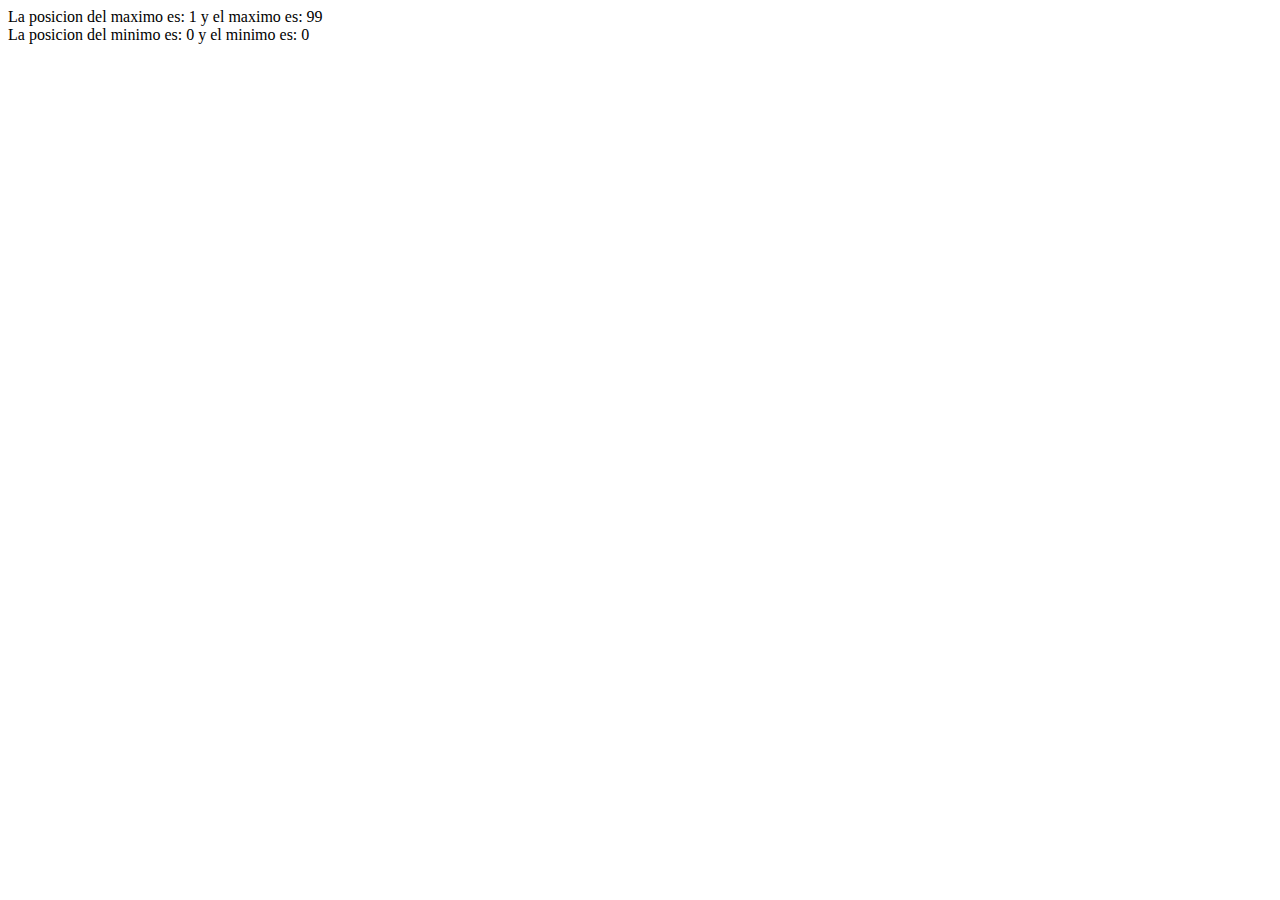
<file: 02102025/index.html>
<!DOCTYPE html>
<html lang="en">
<head>
    <meta charset="UTF-8">
    <meta name="viewport" content="width=device-width, initial-scale=1.0">
    <title>Clase 02/10/2025</title>
</head>
<body>
    <div id="resultado"></div>
    <script src="index.js"></script>
</body>
</html>
</file>
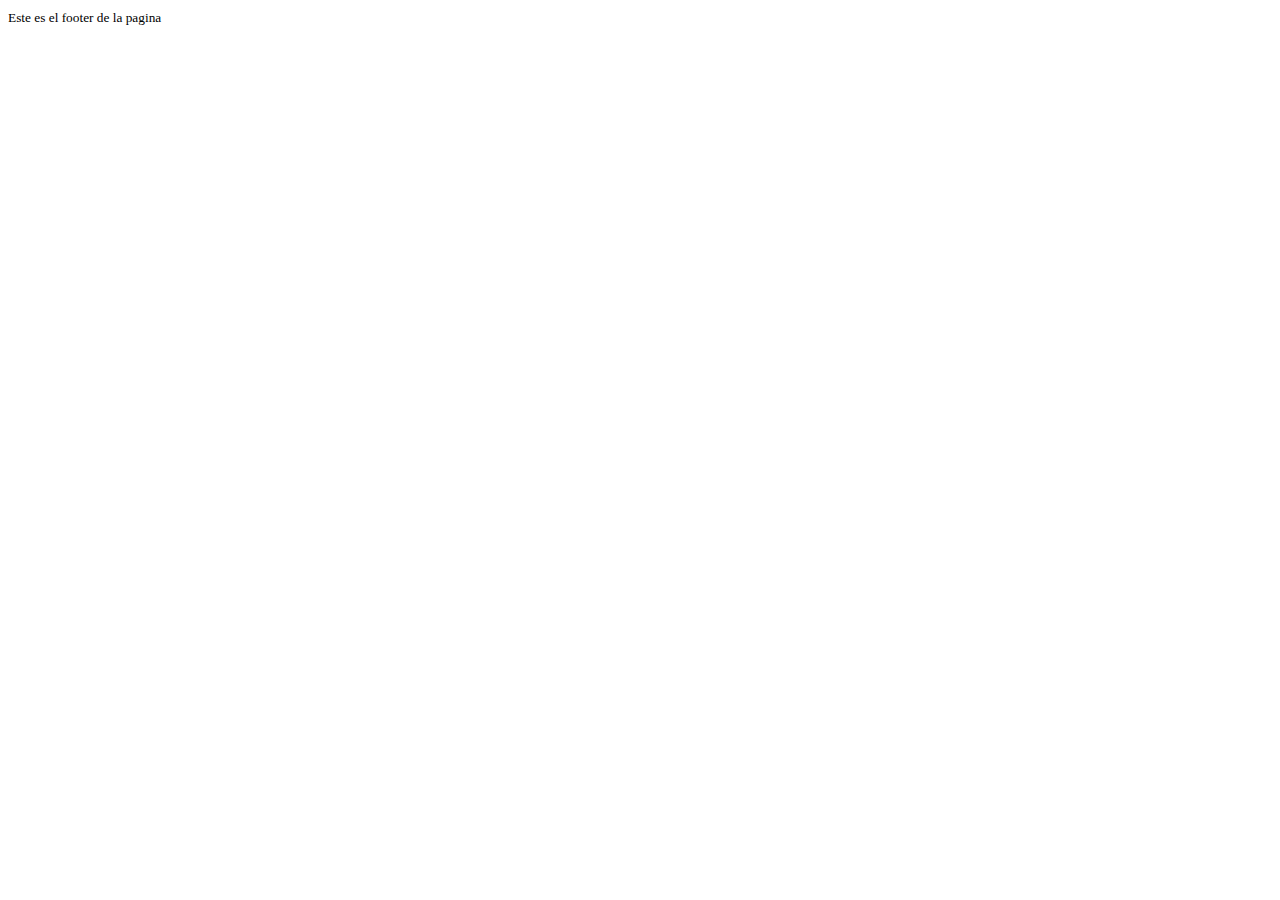
<file: 21082025/index.html>
<!DOCTYPE html> <!-- Indica al navegador que es un documento HTML5 -->
<html lang="es"> <!-- Idioma principal del documento -->

<head>
    <meta charset="UTF-8" /> <!-- Soporte de caracteres latinos -->
    <meta name="viewport" content="width=device-width, initial-scale=1.0" /> <!-- Escala responsiva en móviles -->
    <title>Home</title> <!-- Título que aparece en la pestaña del navegador -->
</head>

<body>
    <header class="site-header"> <!-- Encabezado de la página -->
        
    </header>

    <main id="home" class="container"> <!-- Contenido principal -->
        
    </main>

    <footer class="site-footer"> <!-- Pie de página -->
        <small>Este es el footer de la pagina</small>
    </footer>
    <!-- Aca va el script de JS-->
</body>

</html>
</file>
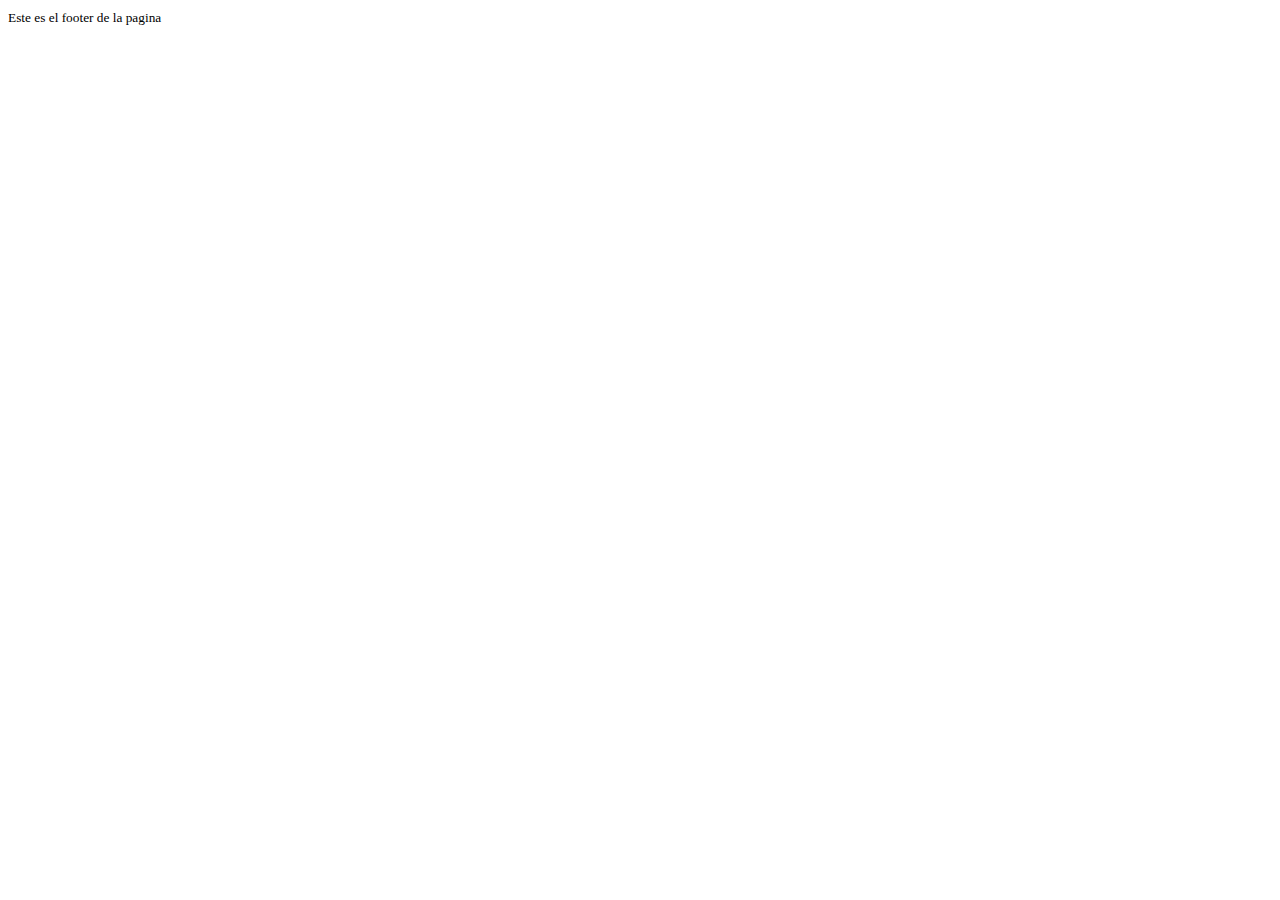
<file: 21082025/formulario.html>
<!DOCTYPE html>
<html lang="en">

<head>
    <meta charset="UTF-8">
    <meta name="viewport" content="width=device-width, initial-scale=1.0">
    <title>Formulario</title>
</head>

<body>
    <header class="site-header"> <!-- Encabezado de la página -->
       
    </header>

    <main id="home" class="container">
        
    </main>
    <footer class="site-footer">
        <small>Este es el footer de la pagina</small>
    </footer>
</body>

</html>
</file>
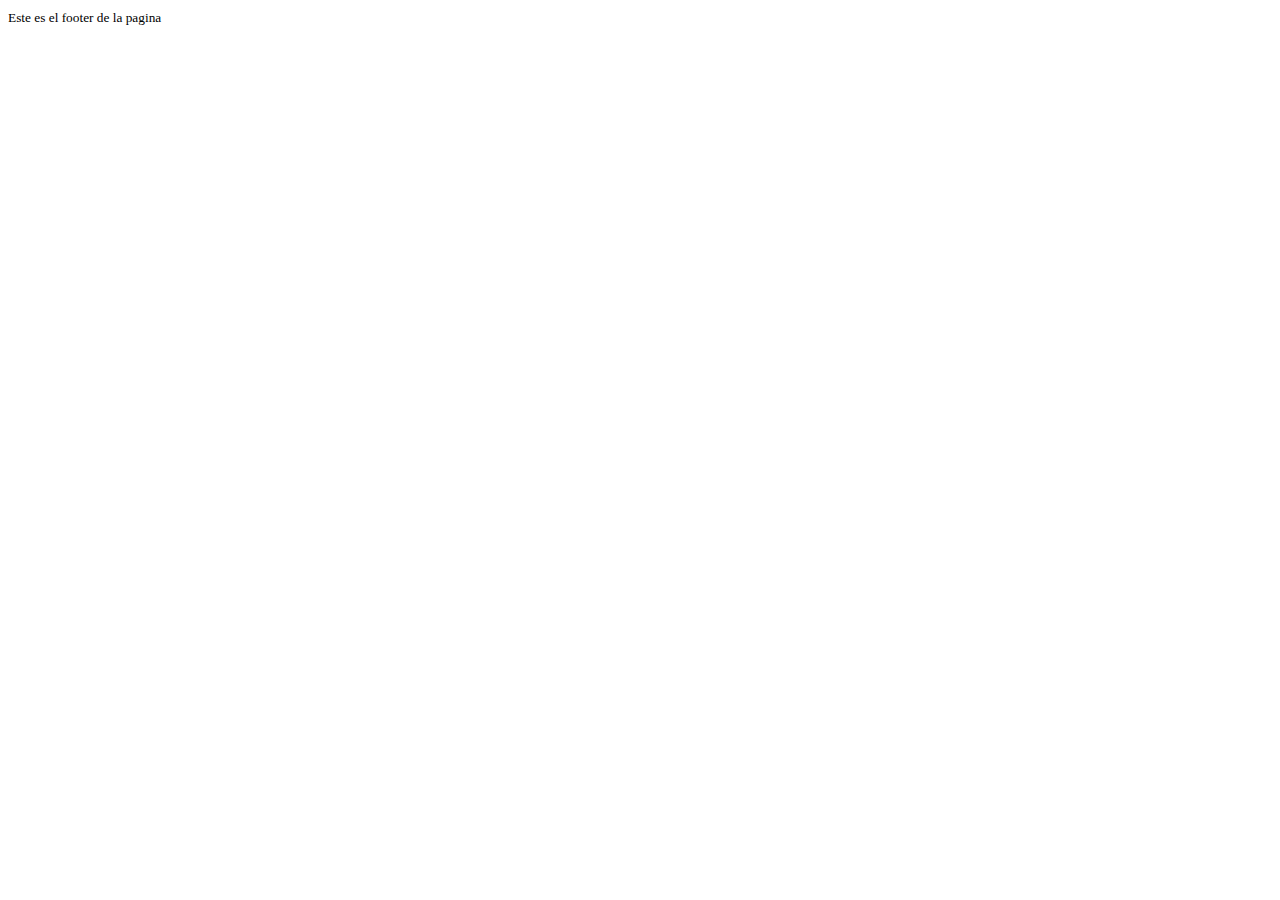
<file: 21082025/tabla.html>
<!DOCTYPE html>
<html lang="en">

<head>
    <meta charset="UTF-8">
    <meta name="viewport" content="width=device-width, initial-scale=1.0">
    <title>Tabla</title>
</head>

<body>
    <header class="site-header"> <!-- Encabezado de la página -->
        
    </header>

    <main class="container">
        
    </main>
    <footer class="site-footer">
        <small>Este es el footer de la pagina</small>
    </footer>
</body>

</html>
</file>
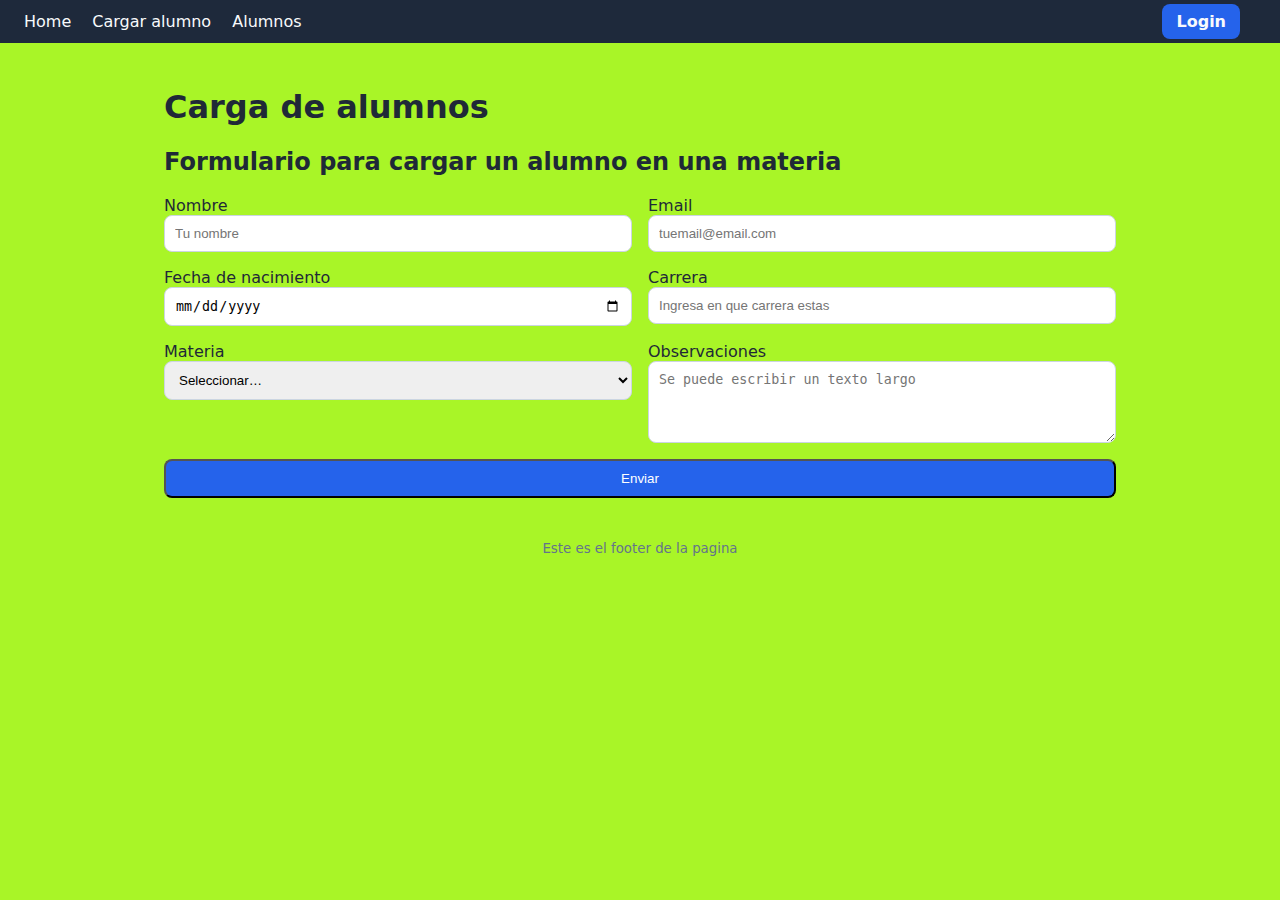
<file: preclase-21082025/formulario.html>
<!DOCTYPE html>
<html lang="en">

<head>
    <meta charset="UTF-8">
    <meta name="viewport" content="width=device-width, initial-scale=1.0">
    <title>Formulario</title>
    <link rel="stylesheet" href="index.css" />
    <link rel="stylesheet" href="formulario.css" />
</head>

<body>
    <header class="site-header"> <!-- Encabezado de la página -->
        <nav class="nav"> <!-- Barra de navegación -->
            <!-- Enlaces de navegación (anchor) -->
            <div class="nav-left">
                <a href="index.html">Home</a>
                <a href="formulario.html">Cargar alumno</a>
                <a href="tabla.html">Alumnos</a>
            </div>
            <div class="nav-right">
                <a href="login.html" class="btn-login-link">Login</a>
            </div>
        </nav>
    </header>

    <main id="home" class="container">
        <h1 id="titulo-principal">Carga de alumnos</h1>

        <section id="formulario" aria-labelledby="form-heading">
            <h2 id="form-heading">Formulario para cargar un alumno en una materia</h2>
            <form class="form" action="#" method="get">
                <div class="form__row">
                    <label for="nombre">Nombre</label>
                    <input id="nombre" name="nombre" type="text" placeholder="Tu nombre" required />
                </div>
                <div class="form__row">
                    <label for="email">Email</label>
                    <input id="email" name="email" type="email" placeholder="tuemail@email.com" />
                </div>
                <div class="form__row">
                    <label for="fecha">Fecha de nacimiento</label>
                    <input id="fecha" name="fecha" type="date" placeholder="Ingrese una fecha" />
                </div>
                <div class="form__row">
                    <label for="carrera">Carrera</label>
                    <input id="carrera" name="carrera" type="text" placeholder="Ingresa en que carrera estas" required />
                </div>
                <div class="form__row">
                    <label for="paises">Materia</label>
                    <select id="paises" name="paises">
                        <option value="">Seleccionar…</option>
                        <option value="AR">Arquitectura y Sistemas Operativos</option>
                        <option value="MK">Marketing</option>
                        <option value="BD">Fundamentos de Base de Datos</option>
                        <option value="AL">Elementos de Algebra</option>
                        <option value="EP">Estadística y Probabilidad</option>
                        <option value="AM">Elementos de Análisis Matemático</option>
                        <option value="EA">Estructuras y Algoritmos de Datos I</option>
                        <option value="MD">Matemática Discreta</option>
                        <option value="TD">Transformación Digital</option>
                    </select>
                </div>
                <div class="form__row">
                    <label for="comentarios">Observaciones</label>
                    <textarea id="comentarios" name="comentarios" rows="4" placeholder="Se puede escribir un texto largo"></textarea>
                </div>
                <button type="submit" class="button">Enviar</button>
            </form>
        </section>
    </main>
    <footer class="site-footer">
        <small>Este es el footer de la pagina</small>
    </footer>
</body>

</html>
</file>
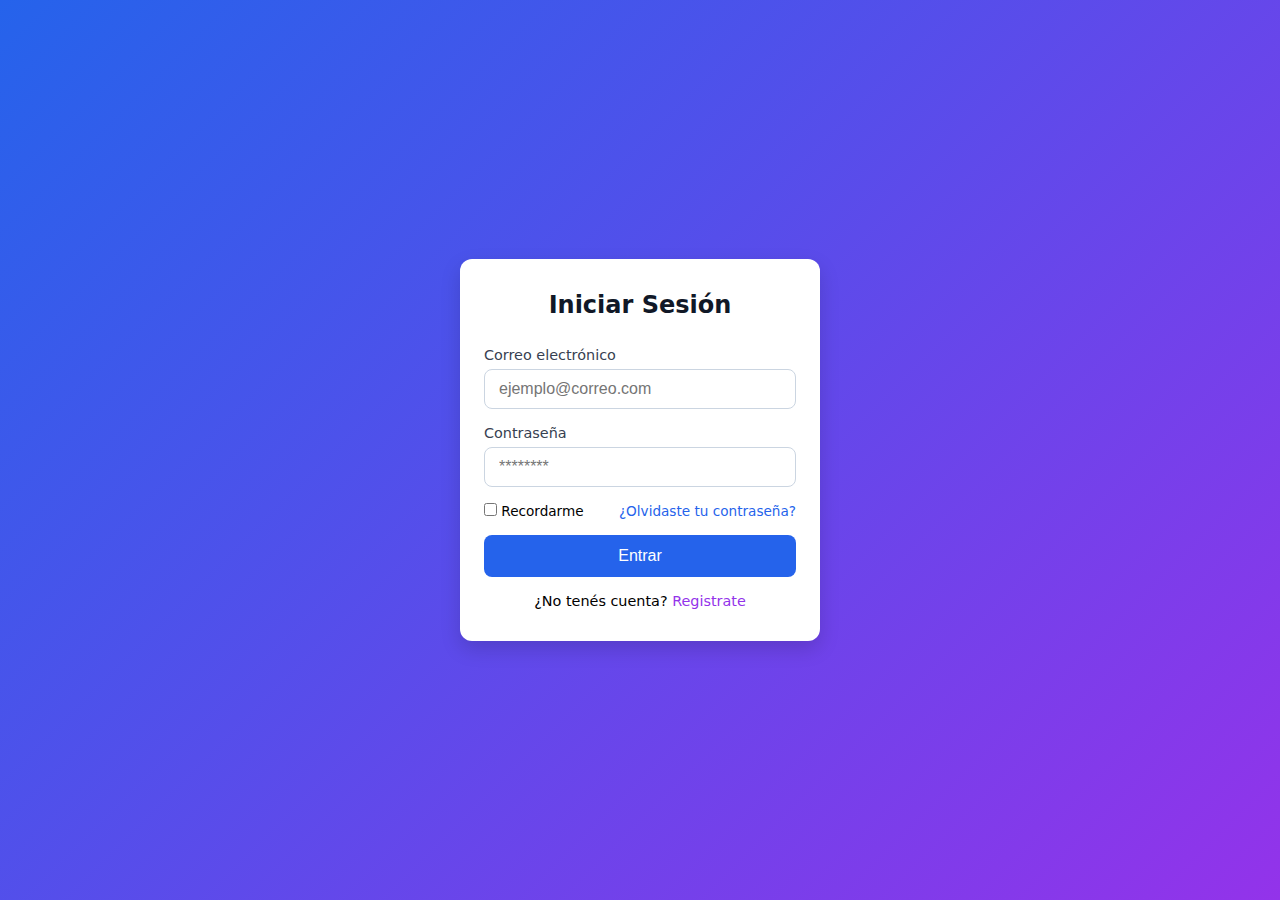
<file: preclase-21082025/login.html>
<!DOCTYPE html>
<html lang="es">
<head>
  <meta charset="UTF-8">
  <meta name="viewport" content="width=device-width, initial-scale=1.0">
  <title>Pantalla de Login</title>
  <link rel="stylesheet" href="login.css">
</head>
<body>
  <main class="login-container">
    <form class="login-form" action="#" method="post">
      <h1 class="login-title">Iniciar Sesión</h1>

      <!-- Campo de email -->
      <div class="form-group">
        <label for="email">Correo electrónico</label>
        <input type="email" id="email" name="email" placeholder="ejemplo@correo.com" required>
      </div>

      <!-- Campo de password -->
      <div class="form-group">
        <label for="password">Contraseña</label>
        <input type="password" id="password" name="password" placeholder="********" required>
      </div>

      <!-- Checkbox -->
      <div class="form-options">
        <label>
          <input type="checkbox" name="remember"> Recordarme
        </label>
        <a href="#" class="forgot-link">¿Olvidaste tu contraseña?</a>
      </div>

      <!-- Botón -->
      <button type="button" class="btn-login" onclick="location.href='index.html'">Entrar</button>

      <!-- Footer -->
      <p class="signup-text">¿No tenés cuenta? <a href="#">Registrate</a></p>
    </form>
  </main>
</body>
</html>
</file>
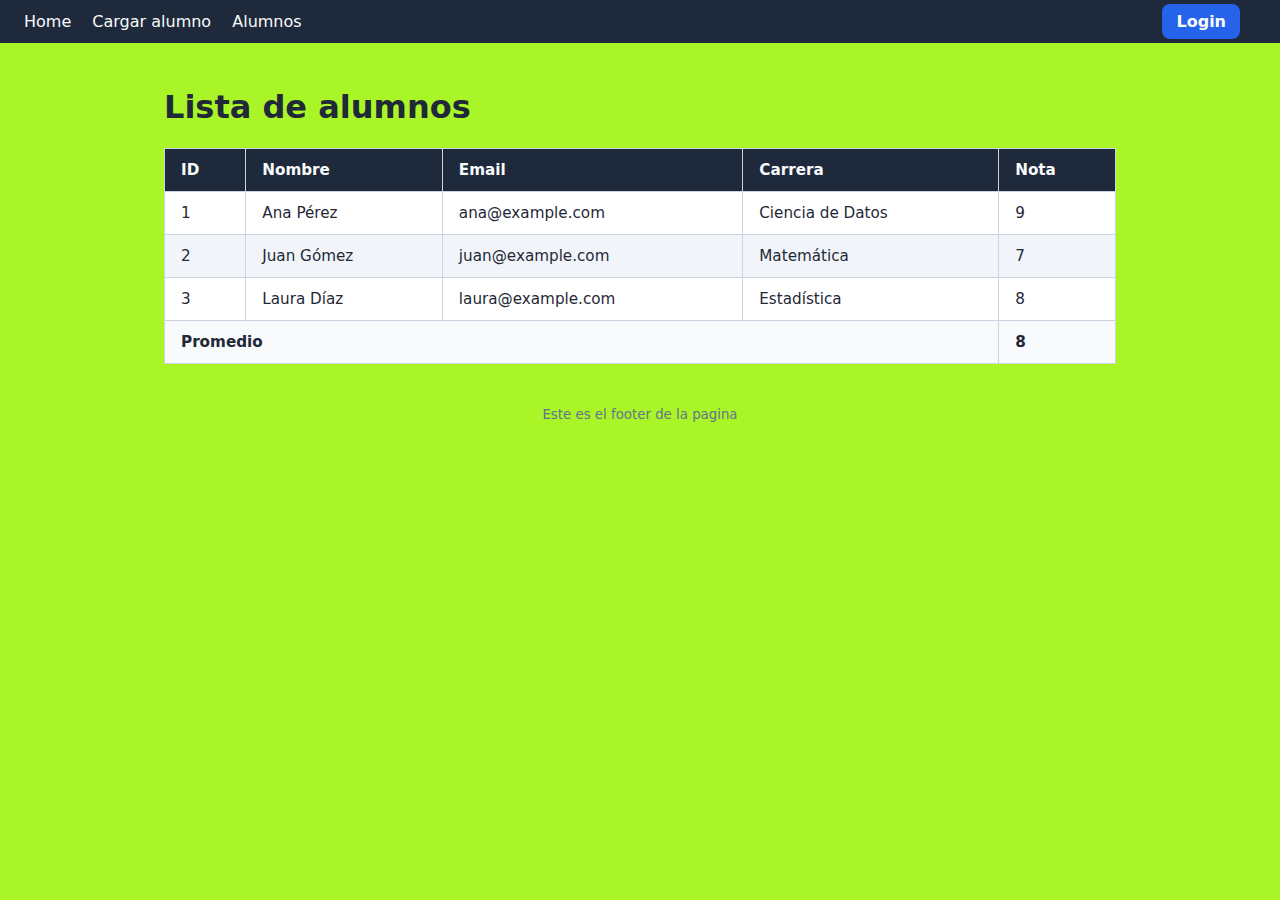
<file: preclase-21082025/tabla.html>
<!DOCTYPE html>
<html lang="en">

<head>
    <meta charset="UTF-8">
    <meta name="viewport" content="width=device-width, initial-scale=1.0">
    <title>Tabla</title>
    <link rel="stylesheet" href="index.css" />
    <link rel="stylesheet" href="tabla.css" />
</head>

<body>
    <header class="site-header"> <!-- Encabezado de la página -->
        <nav class="nav"> <!-- Barra de navegación -->
            <!-- Enlaces de navegación (anchor) -->
            <div class="nav-left">
                <a href="index.html">Home</a>
                <a href="formulario.html">Cargar alumno</a>
                <a href="tabla.html">Alumnos</a>
            </div>
            <div class="nav-right">
                <a href="login.html" class="btn-login-link">Login</a>
            </div>
        </nav>
    </header>

    <main class="container">
        <h1>Lista de alumnos</h1>
        <div class="table-responsive">
            <table class="tabla">   
                <thead>
                    <tr>
                        <th>ID</th>
                        <th>Nombre</th>
                        <th>Email</th>
                        <th>Carrera</th>
                        <th>Nota</th>
                    </tr>
                </thead>
                <tbody>
                    <tr>
                        <td>1</td>
                        <td>Ana Pérez</td>
                        <td>ana@example.com</td>
                        <td>Ciencia de Datos</td>
                        <td>9</td>
                    </tr>
                    <tr>
                        <td>2</td>
                        <td>Juan Gómez</td>
                        <td>juan@example.com</td>
                        <td>Matemática</td>
                        <td>7</td>
                    </tr>
                    <tr>
                        <td>3</td>
                        <td>Laura Díaz</td>
                        <td>laura@example.com</td>
                        <td>Estadística</td>
                        <td>8</td>
                    </tr>
                </tbody>
                <tfoot>
                    <tr>
                        <td colspan="4">Promedio</td>
                        <td>8</td>
                    </tr>
                </tfoot>
            </table>
        </div>
    </main>
    <footer class="site-footer">
        <small>Este es el footer de la pagina</small>
    </footer>
</body>

</html>
</file>
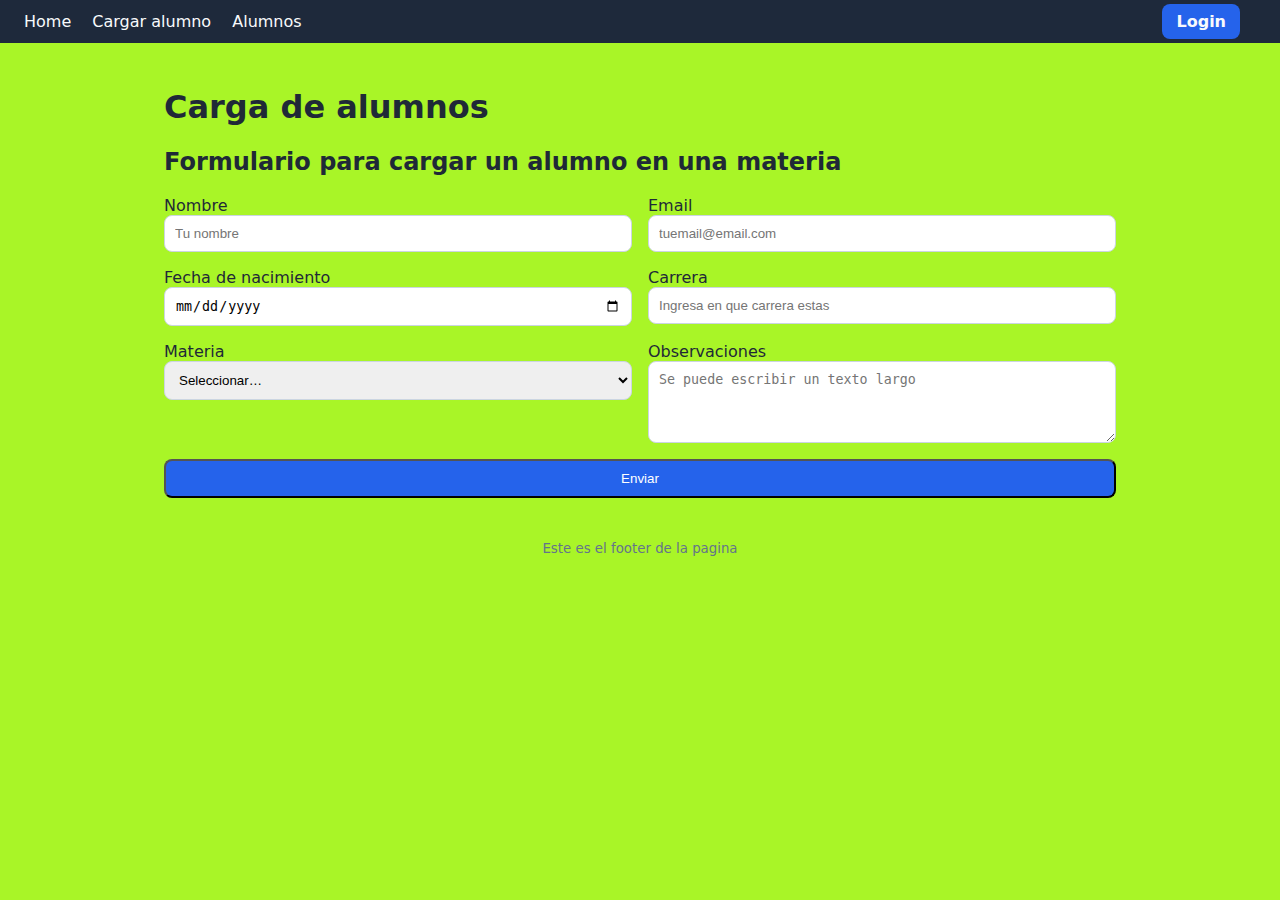
<file: 21082025/formulario/formulario.html>
<!DOCTYPE html>
<html lang="en">

<head>
    <meta charset="UTF-8">
    <meta name="viewport" content="width=device-width, initial-scale=1.0">
    <title>Formulario</title>
    <link rel="stylesheet" href="../index.css">
    <link rel="stylesheet" href="formulario.css">
</head>

<body>
    <header class="site-header"> <!-- Encabezado de la página -->
        <nav class="nav"> <!-- Barra de navegación -->
            <!-- Enlaces de navegación (anchor) -->
            <div class="nav-left">
                <a href="../index.html">Home</a>
                <a href="formulario.html">Cargar alumno</a>
                <a href="../tabla/tabla.html">Alumnos</a>
            </div>
            <div class="nav-right">
                <a href="../login/login.html" class="btn-login-link">Login</a>
            </div>
        </nav>
    </header>

    <main id="home" class="container">
        <h1 id="titulo-principal">Carga de alumnos</h1>

        <section id="formulario" aria-labelledby="form-heading">
            <h2 id="form-heading">Formulario para cargar un alumno en una materia</h2>
            <form class="form" action="#" method="get">
                <div class="form__row">
                    <label for="nombre">Nombre</label>
                    <input id="nombre" name="nombre" type="text" placeholder="Tu nombre" required />
                </div>
                <div class="form__row">
                    <label for="email">Email</label>
                    <input id="email" name="email" type="email" placeholder="tuemail@email.com" />
                </div>
                <div class="form__row">
                    <label for="fecha">Fecha de nacimiento</label>
                    <input id="fecha" name="fecha" type="date" placeholder="Ingrese una fecha" />
                </div>
                <div class="form__row">
                    <label for="carrera">Carrera</label>
                    <input id="carrera" name="carrera" type="text" placeholder="Ingresa en que carrera estas" required />
                </div>
                <div class="form__row">
                    <label for="paises">Materia</label>
                    <select id="paises" name="paises">
                        <option value="">Seleccionar…</option>
                        <option value="AR">Arquitectura y Sistemas Operativos</option>
                        <option value="MK">Marketing</option>
                        <option value="BD">Fundamentos de Base de Datos</option>
                        <option value="AL">Elementos de Algebra</option>
                        <option value="EP">Estadística y Probabilidad</option>
                        <option value="AM">Elementos de Análisis Matemático</option>
                        <option value="EA">Estructuras y Algoritmos de Datos I</option>
                        <option value="MD">Matemática Discreta</option>
                        <option value="TD">Transformación Digital</option>
                    </select>
                </div>
                <div class="form__row">
                    <label for="comentarios">Observaciones</label>
                    <textarea id="comentarios" name="comentarios" rows="4" placeholder="Se puede escribir un texto largo"></textarea>
                </div>
                <button type="submit" class="button">Enviar</button>
            </form>
        </section>
    </main>
    <footer class="site-footer">
        <small>Este es el footer de la pagina</small>
    </footer>
</body>

</html>
</file>
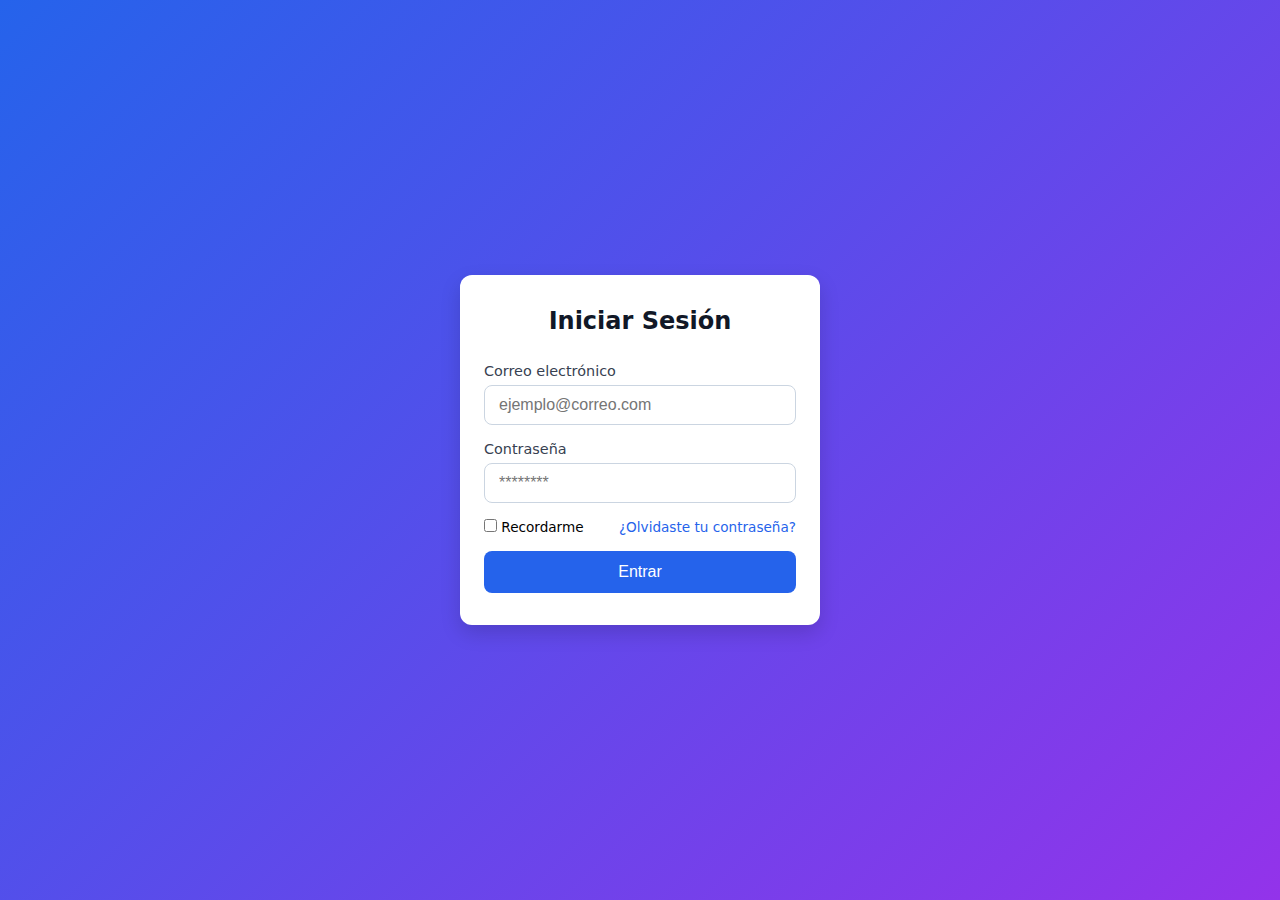
<file: 21082025/login/login.html>
<!DOCTYPE html>
<html lang="es">
<head>
  <meta charset="UTF-8">
  <meta name="viewport" content="width=device-width, initial-scale=1.0">
  <title>Pantalla de Login</title>
  <link rel="stylesheet" href="login.css">
</head>
<body>
  <main class="login-container">
    <form class="login-form" action="#" method="post">
      <h1 class="login-title">Iniciar Sesión</h1>

      <!-- Campo de email -->
      <div class="form-group">
        <label for="email">Correo electrónico</label>
        <input type="email" id="email" name="email" placeholder="ejemplo@correo.com" required>
      </div>

      <!-- Campo de password -->
      <div class="form-group">
        <label for="password">Contraseña</label>
        <input type="password" id="password" name="password" placeholder="********" required>
      </div>

      <!-- Checkbox -->
      <div class="form-options">
        <label>
          <input type="checkbox" name="remember"> Recordarme
        </label>
        <a href="#" class="forgot-link">¿Olvidaste tu contraseña?</a>
      </div>

      <!-- Botón -->
      <button type="button" class="btn-login" onclick="location.href='../index.html'">Entrar</button>
    </form>
  </main>
  <script src="login.js"></script>
</body>
</html>
</file>
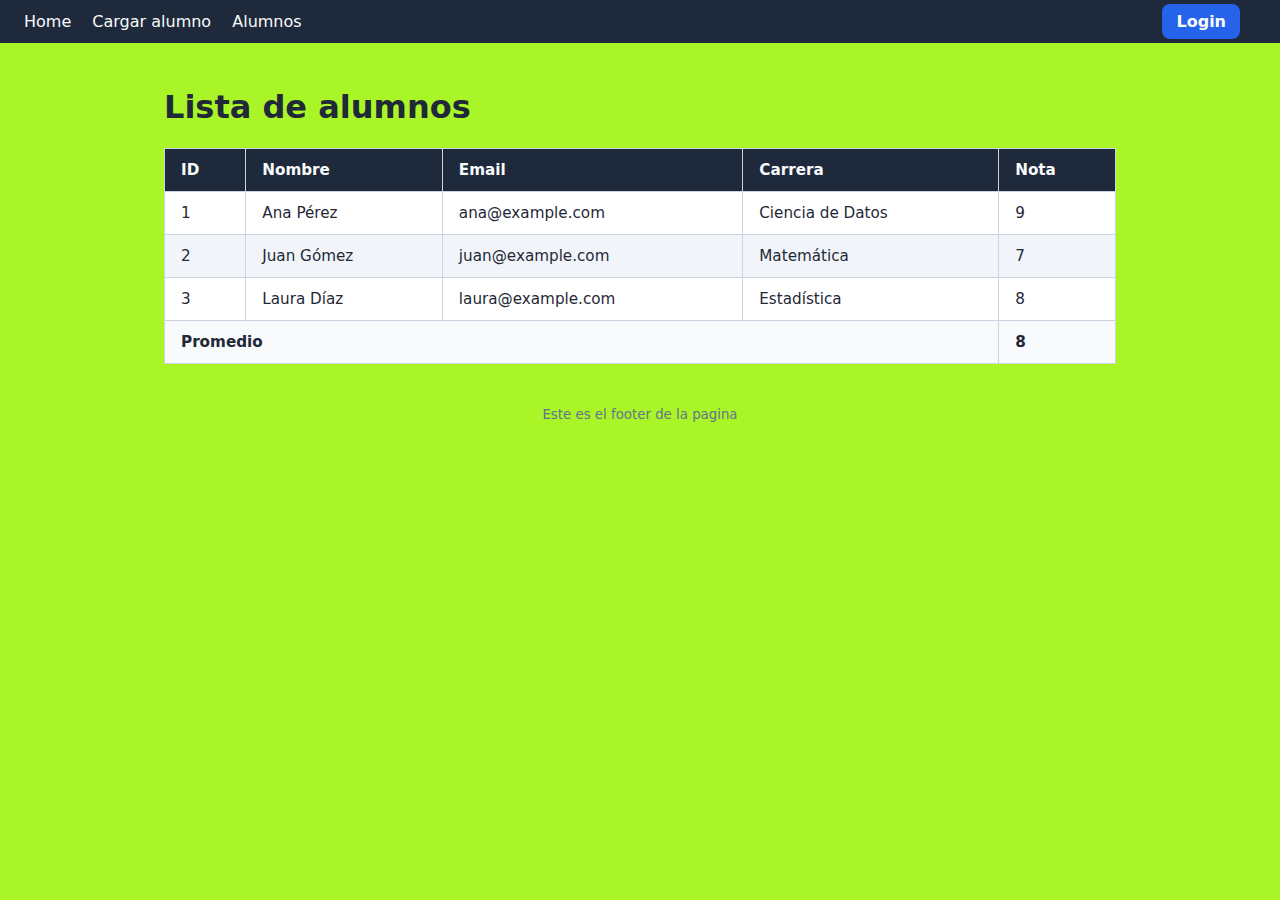
<file: 21082025/tabla/tabla.html>
<!DOCTYPE html>
<html lang="en">

<head>
    <meta charset="UTF-8">
    <meta name="viewport" content="width=device-width, initial-scale=1.0">
    <title>Tabla</title>
    <link rel="stylesheet" href="../index.css">
    <link rel="stylesheet" href="tabla.css" />
</head>

<body>
    <header class="site-header"> <!-- Encabezado de la página -->
        <nav class="nav"> <!-- Barra de navegación -->
            <!-- Enlaces de navegación (anchor) -->
            <div class="nav-left">
                <a href="../index.html">Home</a>
                <a href="../formulario/formulario.html">Cargar alumno</a>
                <a href="tabla/tabla.html">Alumnos</a>
            </div>
            <div class="nav-right">
                <a href="../login/login.html" class="btn-login-link">Login</a>
            </div>
        </nav>
    </header>

    <main class="container">
        <h1>Lista de alumnos</h1>
        <div class="table-responsive">
            <table class="tabla">   
                <thead>
                    <tr>
                        <th>ID</th>
                        <th>Nombre</th>
                        <th>Email</th>
                        <th>Carrera</th>
                        <th>Nota</th>
                    </tr>
                </thead>
                <tbody>
                    <tr>
                        <td>1</td>
                        <td>Ana Pérez</td>
                        <td>ana@example.com</td>
                        <td>Ciencia de Datos</td>
                        <td>9</td>
                    </tr>
                    <tr>
                        <td>2</td>
                        <td>Juan Gómez</td>
                        <td>juan@example.com</td>
                        <td>Matemática</td>
                        <td>7</td>
                    </tr>
                    <tr>
                        <td>3</td>
                        <td>Laura Díaz</td>
                        <td>laura@example.com</td>
                        <td>Estadística</td>
                        <td>8</td>
                    </tr>
                </tbody>
                <tfoot>
                    <tr>
                        <td colspan="4">Promedio</td>
                        <td>8</td>
                    </tr>
                </tfoot>
            </table>
        </div>
    </main>
    <footer class="site-footer">
        <small>Este es el footer de la pagina</small>
    </footer>
</body>

</html>
</file>
<file: preclase-21082025/formulario.css>
/* Formulario */
.form {                                           /* Usar en <form class="form"> */
    display: grid;                                /* Activa CSS Grid para layout del formulario */
    grid-template-columns: repeat(2, 1fr);        /* Dos columnas de igual ancho */
    gap: 16px;                                    /* Separación entre filas/columnas */
}

/* Grid 2 columnas */
.form__row {                                      /* Envolver cada par label+control en <div class="form__row"> */
    display: flex;                                /* Flex para apilar label y control verticalmente */
    flex-direction: column;                       /* Coloca label arriba, input debajo */
}

.form__row input,                                 /* Aplica a inputs de texto/numero/email/etc. */
.form__row select,                                /* Aplica a selects desplegables */
.form__row textarea {                             /* Aplica a áreas de texto */
    padding: 10px;                                /* Área cómoda para escribir */
    border-radius: 8px;                           /* Bordes redondeados */
    border: 1px solid #cbd5e1;                    /* Borde gris claro */
}

.form button[type="submit"] {                     /* Botón enviar dentro del form */
    grid-column: 1 / -1;                          /* Ocupa el ancho de ambas columnas (1 hasta el final) */
}
</file>
<file: preclase-21082025/tabla.css>
/* Tabla estándar */
.tabla {                                /* Usar en <table class="tabla"> */
    width: 100%;                        /* Ocupa todo el ancho del contenedor */
    border-collapse: collapse;          /* Bordes colapsados para estilo de tabla limpia */
    background: #fff;                   /* Fondo blanco de la tabla */
    border: 1px solid #cbd5e1;          /* Borde general alrededor de la tabla */
    font-size: .95rem                   /* Tamaño de fuente levemente menor al base */
}

.tabla thead {
    background: #1e293b;                /* Encabezado con fondo azul oscuro */
    color: #f8fafc                      /* Texto claro en encabezado */
}

.tabla th,
.tabla td {
    padding: 12px 16px;                 /* Espaciado interno en celdas */
    border: 1px solid #cbd5e1;          /* Bordes de celdas → rejilla visible */
    text-align: left                    /* Alineación de texto por defecto a la izquierda */
}

.tabla tbody tr:nth-child(even) {
    background: #f1f5f9                  /* Filas pares con fondo gris claro (efecto “cebra”) */
}

.tabla tbody tr:hover {
    background: #e0f2fe                  /* Resalta fila al pasar el mouse */
}

.tabla tfoot {
    background: #f8fafc;                 /* Pie de tabla con fondo sutil */
    font-weight: 700                     /* Texto del pie en negrita (ej: totales) */
}

/* Responsive por scroll */
.table-responsive {                       /* Contenedor envolvente de la tabla */
    width: 100%;                          /* Ocupa ancho completo */
    overflow-x: auto;                     /* Habilita scroll horizontal si la tabla no entra en pantalla */
    -webkit-overflow-scrolling: touch     /* Scroll suave en iOS */
}

/* Evitar cortes incómodos en mobile */
.tabla td,
.tabla th {
    white-space: nowrap                   /* Evita quiebres de línea → mejor para scroll horizontal */
}

@media (min-width:768px) {                /* En pantallas medianas/grandes */
    .tabla td,
    .tabla th {
        white-space: normal               /* Permite quiebres de línea cuando hay espacio suficiente */
    }
}
</file>
<file: 21082025/formulario/formulario.css>
/* Formulario */
.form {                                           /* Usar en <form class="form"> */
    display: grid;                                /* Activa CSS Grid para layout del formulario */
    grid-template-columns: repeat(2, 1fr);        /* Dos columnas de igual ancho */
    gap: 16px;                                    /* Separación entre filas/columnas */
}

/* Grid 2 columnas */
.form__row {                                      /* Envolver cada par label+control en <div class="form__row"> */
    display: flex;                                /* Flex para apilar label y control verticalmente */
    flex-direction: column;                       /* Coloca label arriba, input debajo */
}

.form__row input,                                 /* Aplica a inputs de texto/numero/email/etc. */
.form__row select,                                /* Aplica a selects desplegables */
.form__row textarea {                             /* Aplica a áreas de texto */
    padding: 10px;                                /* Área cómoda para escribir */
    border-radius: 8px;                           /* Bordes redondeados */
    border: 1px solid #cbd5e1;                    /* Borde gris claro */
}

.form button[type="submit"] {                     /* Botón enviar dentro del form */
    grid-column: 1 / -1;                          /* Ocupa el ancho de ambas columnas (1 hasta el final) */
}
</file>
<file: 21082025/tabla/tabla.css>
/* Tabla estándar */
.tabla {                                /* Usar en <table class="tabla"> */
    width: 100%;                        /* Ocupa todo el ancho del contenedor */
    border-collapse: collapse;          /* Bordes colapsados para estilo de tabla limpia */
    background: #fff;                   /* Fondo blanco de la tabla */
    border: 1px solid #cbd5e1;          /* Borde general alrededor de la tabla */
    font-size: .95rem                   /* Tamaño de fuente levemente menor al base */
}

.tabla thead {
    background: #1e293b;                /* Encabezado con fondo azul oscuro */
    color: #f8fafc                      /* Texto claro en encabezado */
}

.tabla th,
.tabla td {
    padding: 12px 16px;                 /* Espaciado interno en celdas */
    border: 1px solid #cbd5e1;          /* Bordes de celdas → rejilla visible */
    text-align: left                    /* Alineación de texto por defecto a la izquierda */
}

.tabla tbody tr:nth-child(even) {
    background: #f1f5f9                  /* Filas pares con fondo gris claro (efecto “cebra”) */
}

.tabla tbody tr:hover {
    background: #e0f2fe                  /* Resalta fila al pasar el mouse */
}

.tabla tfoot {
    background: #f8fafc;                 /* Pie de tabla con fondo sutil */
    font-weight: 700                     /* Texto del pie en negrita (ej: totales) */
}

/* Responsive por scroll */
.table-responsive {                       /* Contenedor envolvente de la tabla */
    width: 100%;                          /* Ocupa ancho completo */
    overflow-x: auto;                     /* Habilita scroll horizontal si la tabla no entra en pantalla */
    -webkit-overflow-scrolling: touch     /* Scroll suave en iOS */
}

/* Evitar cortes incómodos en mobile */
.tabla td,
.tabla th {
    white-space: nowrap                   /* Evita quiebres de línea → mejor para scroll horizontal */
}

@media (min-width:768px) {                /* En pantallas medianas/grandes */
    .tabla td,
    .tabla th {
        white-space: normal               /* Permite quiebres de línea cuando hay espacio suficiente */
    }
}
</file>
<file: preclase-21082025/index.css>
/* Reset básico y tipografía */
* {                           /* Selecciona todos los elementos del documento */
    box-sizing: border-box;   /* Incluye padding y borde dentro del ancho/alto declarado → layouts más predecibles */
}

/* Aplica a todos los elementos */
html,                         /* Elemento raíz del documento */
body {                        /* Cuerpo del documento (envolvente del contenido visible) */
    margin: 0;                /* Elimina el margen por defecto del navegador → evita “borde blanco” exterior */
    padding: 0;               /* Elimina el padding por defecto → control total del espaciado */
}

body {
    font-family: system-ui, sans-serif; /* Tipografía predeterminada del sistema → legible y consistente */
    color: #1f2937;                     /* Color de texto global (gris oscuro) → afecta todo el contenido no sobrescrito */
    background: #A9F527;                /* Fondo global (verde) → visible detrás de tus secciones (.container, etc.) */
}

/* Contenedor central */
.container {                  /* Usá esta clase para envolver bloques de contenido principales en tus HTML */
    max-width: 1000px;        /* Limita el ancho máximo → texto más legible en pantallas grandes */
    margin: 0 auto;           /* Centra horizontalmente el contenedor */
    padding: 24px;            /* Espaciado interno general alrededor del contenido */
}

/* Estilos de botones */
.button {                     /* Afecta enlaces o botones con class="button" en tus HTML */
    display: inline-block;    /* Permite aplicar padding/ancho/alto como bloque, manteniéndose en línea */
    padding: 10px 16px;       /* Área clickeable cómoda */
    border-radius: 8px;       /* Bordes redondeados */
    background: #2563eb;      /* Fondo azul */
    color: #fff;              /* Texto blanco para buen contraste */
    text-decoration: none;    /* Quita subrayado si es un <a> */
}

.button--secondary {          /* Variante secundaria: aplicar junto a .button en el HTML */
    background: #059669;      /* Verde (éxito/acción secundaria) */
}

.button--ghost {              /* Variante “fantasma”: para acciones menos prominentes */
    background: transparent;  /* Fondo transparente */
    color: #111827;           /* Texto oscuro */
    border: 1px solid #d1d5db;/* Borde suave para distinguirlo del fondo */
}

/* Estilo de header */
.site-header {                /* Usar en <header class="site-header"> de tus HTML */
    background: #1e293b;      /* Fondo azul muy oscuro → separa visualmente el encabezado */
    padding: 12px 24px;       /* Espaciado interno (alto y laterales) */
}

/* Documentacion flexbox: https://developer.mozilla.org/es/docs/Web/CSS/CSS_flexible_box_layout/Basic_concepts_of_flexbox */
/*
* Flexbox fue diseñado como un modelo unidimensional de layout, 
* y como un método que pueda ayudar a distribuir el espacio entre los ítems de una interfaz 
* y mejorar las capacidades de alineación.
*/

/* Estilos de barra de navegacion */
.nav {                         /* Usar en <nav class="nav"> dentro del header */
    display: flex;             /* Activa Flexbox → permite alinear hijos (.nav-left, .nav-right) */
    justify-content: space-between; /* Empuja extremos: .nav-left a la izquierda, .nav-right a la derecha */
    align-items: center;       /* Centra verticalmente los items en el eje del header */
}

.nav-left a,
.nav-right a {                 /* Estilos comunes para links en ambos lados de la nav */
    color: #f8fafc;            /* Texto claro para contrastar con fondo oscuro del header */
    text-decoration: none;     /* Sin subrayado para aspecto de botón/enlace de navegación */
    margin-right: 16px;        /* Separación horizontal entre los enlaces */
}

.nav-left a:last-child {       /* Ajuste fino: quita margen a la derecha del último enlace de la izquierda */
    margin-right: 0;
}

.nav-right a {                 /* Estilos del enlace “Login” (o CTA) a la derecha */
    font-weight: 600;          /* Más énfasis tipográfico */
    background: #2563eb;       /* Fondo azul (parecido a .button) */
    padding: 8px 14px;         /* Área clickeable */
    border-radius: 8px;        /* Bordes redondeados */
}

.nav-right a:hover {           /* Interacción visual al pasar el mouse */
    background: #1d4ed8;       /* Azul más oscuro */
}

/* Estilos de Cards */
.cards {                       /* Contenedor de cards; usar <div class="cards"> en HTML */
    display: flex;             /* Flexbox para acomodar tarjetas en fila */
    flex-wrap: wrap;           /* Permite que salten a la siguiente línea si no entran */
    gap: 16px;                 /* Separación uniforme entre tarjetas */
}

/* Flex con wrap */
.card {                        /* Cada tarjeta (article/card) */
    background: #fff;          /* Fondo blanco para contraste con body verde */
    border: 1px solid #e5e7eb; /* Borde sutil */
    border-radius: 12px;       /* Bordes redondeados */
    flex: 1 1 280px;           /* Crece/encoge; base ~280px → responsive fluido */
    max-width: 320px;          /* No excede 320px de ancho por tarjeta */
}

.card__img {                   /* Imagen dentro de la card */
    width: 100%;               /* Ocupa el ancho de la tarjeta */
    height: auto;              /* Mantiene proporción */
}

.card__body {                  /* Contenido textual de la card */
    padding: 12px;             /* Espaciado interno */
}

/* Modal */
.modal {                       /* Contenedor del modal; <div id="modal-demo" class="modal"> */
    position: fixed;           /* Se fija a la ventana (no al flujo del documento) */
    inset: 0;                  /* top/right/bottom/left = 0 → ocupa pantalla completa */
    background: rgba(0, 0, 0, 0.55); /* Capa oscura semitransparente de fondo */
    display: none;             /* Oculto por defecto */
    align-items: center;       /* (Efectivo cuando display sea flex) Centra verticalmente el diálogo */
    justify-content: center;   /* Centra horizontalmente el diálogo */
}

/* Apunta al elemento donde esta el modal y lo abre con CSS sin JS*/
.modal:target {                /* Cuando la URL tiene #id que coincide con el modal → se vuelve el :target */
    display: flex;             /* Muestra el modal y activa centrado del diálogo */
}

/* Se muestra solo cuando se apunta al id */
.modal__dialog {               /* Caja interna del modal (el cuadro blanco) */
    background: #fff;          /* Fondo del diálogo */
    border-radius: 12px;       /* Bordes redondeados */
    padding: 20px;             /* Espacio interno */
    max-width: 520px;          /* Ancho máximo para que no sea gigante en desktop */
}

/* Footer */
.site-footer {                 /* Usar en <footer class="site-footer"> */
    padding: 16px 24px;        /* Espaciado interno */
    text-align: center;        /* Centra el contenido (texto, enlaces) */
    color: #64748b;            /* Color de texto atenuado */
}
</file>
<file: preclase-21082025/login.css>
/* Reset básico */
* { box-sizing: border-box; margin: 0; padding: 0; } /* Reset y box-sizing global */
body {
  font-family: system-ui, sans-serif;                 /* Tipografía global para la vista de login */
  background: linear-gradient(135deg, #2563eb, #9333ea); /* Fondo degradado azul→violeta */
  min-height: 100vh;                                  /* Altura mínima pantalla completa */
  display: flex;                                      /* Para centrar el contenedor hijo */
  align-items: center;                                /* Centrado vertical */
  justify-content: center;                            /* Centrado horizontal */
}

/* Contenedor centrado */
.login-container {
  width: 100%;                                        /* Ocupa todo el ancho disponible */
  max-width: 400px;                                   /* Limita el ancho del card de login */
  padding: 20px;                                      /* Respiración alrededor del card */
}

/* Formulario */
.login-form {
  background: #fff;                                   /* Card blanco para contraste */
  padding: 32px 24px;                                 /* Espaciado interno */
  border-radius: 12px;                                /* Bordes redondeados */
  box-shadow: 0 8px 20px rgba(0,0,0,0.15);            /* Sombra para elevar el card */
  display: flex;                                      /* Layout vertical de los campos */
  flex-direction: column;                             /* Apila elementos verticalmente */
  gap: 16px;                                          /* Separación entre grupos de campos */
}

.login-title {
  text-align: center;                                 /* Centra el título */
  font-size: 1.5rem;                                  /* Tamaño del título */
  margin-bottom: 12px;                                /* Extra espacio debajo del título */
  color: #111827;                                     /* Color de texto del título */
}

/* Campos */
.form-group {
  display: flex;                                      /* Agrupa label+input */
  flex-direction: column;                             /* Label arriba, input abajo */
  gap: 6px;                                           /* Separación pequeña entre label e input */
}

.form-group label {
  font-size: 0.9rem;                                  /* Label ligeramente más chico que el texto base */
  color: #374151;                                     /* Gris medio para label */
}

.form-group input {
  padding: 10px 14px;                                 /* Área clickeable y de escritura cómoda */
  border: 1px solid #cbd5e1;                          /* Borde gris claro */
  border-radius: 8px;                                 /* Bordes redondeados */
  font-size: 1rem;                                    /* Tamaño de texto cómodo */
  outline: none;                                      /* Quita el contorno por defecto */
}

.form-group input:focus {
  border-color: #2563eb;                              /* Borde azul al enfocar (accesibilidad visual) */
  box-shadow: 0 0 0 2px rgba(37,99,235,0.2);          /* Halo azul suave al enfocar */
}

/* Opciones */
.form-options {
  display: flex;                                      /* Coloca checkbox y enlace en una línea */
  justify-content: space-between;                     /* Empuja a extremos (izq/der) */
  align-items: center;                                /* Alineación vertical centrada */
  font-size: 0.85rem;                                 /* Texto un poco más pequeño */
}

.forgot-link {
  text-decoration: none;                              /* Quita subrayado */
  color: #2563eb;                                     /* Azul para indicar enlace */
}
.forgot-link:hover { text-decoration: underline; }    /* Feedback al pasar el mouse */

/* Botón */
.btn-login {
  padding: 12px;                                      /* Altura del botón */
  border: none;                                       /* Sin borde por defecto */
  border-radius: 8px;                                 /* Bordes redondeados */
  background: #2563eb;                                /* Azul principal */
  color: #fff;                                        /* Texto blanco */
  font-size: 1rem;                                    /* Tamaño de fuente del botón */
  cursor: pointer;                                    /* Cursor de mano al pasar */
  transition: background 0.2s ease;                   /* Suaviza el cambio de color al hover */
}
.btn-login:hover { background: #1d4ed8; }             /* Azul más oscuro al hover */

/* Footer */
.signup-text {
  text-align: center;                                 /* Centra el texto inferior */
  font-size: 0.9rem;                                  /* Tamaño ligeramente menor */
}
.signup-text a {
  color: #9333ea;                                     /* Enlace violeta (coherente con el fondo) */
  text-decoration: none;                              /* Sin subrayado */
}
.signup-text a:hover { text-decoration: underline; }  /* Subrayado al hover */

/* Responsivo */
@media (max-width: 480px) {
  .login-form { padding: 24px 16px; }                 /* Reduce padding en pantallas muy chicas */
}
</file>
<file: 21082025/index.css>
/* Reset básico y tipografía */
* {                           /* Selecciona todos los elementos del documento */
    box-sizing: border-box;   /* Incluye padding y borde dentro del ancho/alto declarado → layouts más predecibles */
}

/* Aplica a todos los elementos */
html,                         /* Elemento raíz del documento */
body {                        /* Cuerpo del documento (envolvente del contenido visible) */
    margin: 0;                /* Elimina el margen por defecto del navegador → evita “borde blanco” exterior */
    padding: 0;               /* Elimina el padding por defecto → control total del espaciado */
}

body {
    font-family: system-ui, sans-serif; /* Tipografía predeterminada del sistema → legible y consistente */
    color: #1f2937;                     /* Color de texto global (gris oscuro) → afecta todo el contenido no sobrescrito */
    background: #A9F527;                /* Fondo global (verde) → visible detrás de tus secciones (.container, etc.) */
}

/* Contenedor central */
.container {                  /* Usá esta clase para envolver bloques de contenido principales en tus HTML */
    max-width: 1000px;        /* Limita el ancho máximo → texto más legible en pantallas grandes */
    margin: 0 auto;           /* Centra horizontalmente el contenedor */
    padding: 24px;            /* Espaciado interno general alrededor del contenido */
}

/* Estilos de botones */
.button {                     /* Afecta enlaces o botones con class="button" en tus HTML */
    display: inline-block;    /* Permite aplicar padding/ancho/alto como bloque, manteniéndose en línea */
    padding: 10px 16px;       /* Área clickeable cómoda */
    border-radius: 8px;       /* Bordes redondeados */
    background: #2563eb;      /* Fondo azul */
    color: #fff;              /* Texto blanco para buen contraste */
    text-decoration: none;    /* Quita subrayado si es un <a> */
}

.button--secondary {          /* Variante secundaria: aplicar junto a .button en el HTML */
    background: #059669;      /* Verde (éxito/acción secundaria) */
}

.button--ghost {              /* Variante “fantasma”: para acciones menos prominentes */
    background: transparent;  /* Fondo transparente */
    color: #111827;           /* Texto oscuro */
    border: 1px solid #d1d5db;/* Borde suave para distinguirlo del fondo */
}

/* Estilo de header */
.site-header {                /* Usar en <header class="site-header"> de tus HTML */
    background: #1e293b;      /* Fondo azul muy oscuro → separa visualmente el encabezado */
    padding: 12px 24px;       /* Espaciado interno (alto y laterales) */
}

/* Documentacion flexbox: https://developer.mozilla.org/es/docs/Web/CSS/CSS_flexible_box_layout/Basic_concepts_of_flexbox */
/*
* Flexbox fue diseñado como un modelo unidimensional de layout, 
* y como un método que pueda ayudar a distribuir el espacio entre los ítems de una interfaz 
* y mejorar las capacidades de alineación.
*/

/* Estilos de barra de navegacion */
.nav {                         /* Usar en <nav class="nav"> dentro del header */
    display: flex;             /* Activa Flexbox → permite alinear hijos (.nav-left, .nav-right) */
    justify-content: space-between; /* Empuja extremos: .nav-left a la izquierda, .nav-right a la derecha */
    align-items: center;       /* Centra verticalmente los items en el eje del header */
}

.nav-left a,
.nav-right a {                 /* Estilos comunes para links en ambos lados de la nav */
    color: #f8fafc;            /* Texto claro para contrastar con fondo oscuro del header */
    text-decoration: none;     /* Sin subrayado para aspecto de botón/enlace de navegación */
    margin-right: 16px;        /* Separación horizontal entre los enlaces */
}

.nav-left a:last-child {       /* Ajuste fino: quita margen a la derecha del último enlace de la izquierda */
    margin-right: 0;
}

.nav-right a {                 /* Estilos del enlace “Login” (o CTA) a la derecha */
    font-weight: 600;          /* Más énfasis tipográfico */
    background: #2563eb;       /* Fondo azul (parecido a .button) */
    padding: 8px 14px;         /* Área clickeable */
    border-radius: 8px;        /* Bordes redondeados */
}

.nav-right a:hover {           /* Interacción visual al pasar el mouse */
    background: #1d4ed8;       /* Azul más oscuro */
}

/* Estilos de Cards */
.cards {                       /* Contenedor de cards; usar <div class="cards"> en HTML */
    display: flex;             /* Flexbox para acomodar tarjetas en fila */
    flex-wrap: wrap;           /* Permite que salten a la siguiente línea si no entran */
    gap: 16px;                 /* Separación uniforme entre tarjetas */
}

/* Flex con wrap */
.card {                        /* Cada tarjeta (article/card) */
    background: #fff;          /* Fondo blanco para contraste con body verde */
    border: 1px solid #e5e7eb; /* Borde sutil */
    border-radius: 12px;       /* Bordes redondeados */
    flex: 1 1 280px;           /* Crece/encoge; base ~280px → responsive fluido */
    max-width: 320px;          /* No excede 320px de ancho por tarjeta */
}

.card__img {                   /* Imagen dentro de la card */
    width: 100%;               /* Ocupa el ancho de la tarjeta */
    height: auto;              /* Mantiene proporción */
}

.card__body {                  /* Contenido textual de la card */
    padding: 12px;             /* Espaciado interno */
}

/* Modal */
.modal {                       /* Contenedor del modal; <div id="modal-demo" class="modal"> */
    position: fixed;           /* Se fija a la ventana (no al flujo del documento) */
    inset: 0;                  /* top/right/bottom/left = 0 → ocupa pantalla completa */
    background: rgba(0, 0, 0, 0.55); /* Capa oscura semitransparente de fondo */
    display: none;             /* Oculto por defecto */
    align-items: center;       /* (Efectivo cuando display sea flex) Centra verticalmente el diálogo */
    justify-content: center;   /* Centra horizontalmente el diálogo */
}

/* Apunta al elemento donde esta el modal y lo abre con CSS sin JS*/
.modal:target {                /* Cuando la URL tiene #id que coincide con el modal → se vuelve el :target */
    display: flex;             /* Muestra el modal y activa centrado del diálogo */
}

/* Se muestra solo cuando se apunta al id */
.modal__dialog {               /* Caja interna del modal (el cuadro blanco) */
    background: #fff;          /* Fondo del diálogo */
    border-radius: 12px;       /* Bordes redondeados */
    padding: 20px;             /* Espacio interno */
    max-width: 520px;          /* Ancho máximo para que no sea gigante en desktop */
}

/* Footer */
.site-footer {                 /* Usar en <footer class="site-footer"> */
    padding: 16px 24px;        /* Espaciado interno */
    text-align: center;        /* Centra el contenido (texto, enlaces) */
    color: #64748b;            /* Color de texto atenuado */
}
</file>
<file: 21082025/login/login.css>
/* Reset básico */
* { box-sizing: border-box; margin: 0; padding: 0; } /* Reset y box-sizing global */
body {
  font-family: system-ui, sans-serif;                 /* Tipografía global para la vista de login */
  background: linear-gradient(135deg, #2563eb, #9333ea); /* Fondo degradado azul→violeta */
  min-height: 100vh;                                  /* Altura mínima pantalla completa */
  display: flex;                                      /* Para centrar el contenedor hijo */
  align-items: center;                                /* Centrado vertical */
  justify-content: center;                            /* Centrado horizontal */
}

/* Contenedor centrado */
.login-container {
  width: 100%;                                        /* Ocupa todo el ancho disponible */
  max-width: 400px;                                   /* Limita el ancho del card de login */
  padding: 20px;                                      /* Respiración alrededor del card */
}

/* Formulario */
.login-form {
  background: #fff;                                   /* Card blanco para contraste */
  padding: 32px 24px;                                 /* Espaciado interno */
  border-radius: 12px;                                /* Bordes redondeados */
  box-shadow: 0 8px 20px rgba(0,0,0,0.15);            /* Sombra para elevar el card */
  display: flex;                                      /* Layout vertical de los campos */
  flex-direction: column;                             /* Apila elementos verticalmente */
  gap: 16px;                                          /* Separación entre grupos de campos */
}

.login-title {
  text-align: center;                                 /* Centra el título */
  font-size: 1.5rem;                                  /* Tamaño del título */
  margin-bottom: 12px;                                /* Extra espacio debajo del título */
  color: #111827;                                     /* Color de texto del título */
}

/* Campos */
.form-group {
  display: flex;                                      /* Agrupa label+input */
  flex-direction: column;                             /* Label arriba, input abajo */
  gap: 6px;                                           /* Separación pequeña entre label e input */
}

.form-group label {
  font-size: 0.9rem;                                  /* Label ligeramente más chico que el texto base */
  color: #374151;                                     /* Gris medio para label */
}

.form-group input {
  padding: 10px 14px;                                 /* Área clickeable y de escritura cómoda */
  border: 1px solid #cbd5e1;                          /* Borde gris claro */
  border-radius: 8px;                                 /* Bordes redondeados */
  font-size: 1rem;                                    /* Tamaño de texto cómodo */
  outline: none;                                      /* Quita el contorno por defecto */
}

.form-group input:focus {
  border-color: #2563eb;                              /* Borde azul al enfocar (accesibilidad visual) */
  box-shadow: 0 0 0 2px rgba(37,99,235,0.2);          /* Halo azul suave al enfocar */
}

/* Opciones */
.form-options {
  display: flex;                                      /* Coloca checkbox y enlace en una línea */
  justify-content: space-between;                     /* Empuja a extremos (izq/der) */
  align-items: center;                                /* Alineación vertical centrada */
  font-size: 0.85rem;                                 /* Texto un poco más pequeño */
}

.forgot-link {
  text-decoration: none;                              /* Quita subrayado */
  color: #2563eb;                                     /* Azul para indicar enlace */
}

.forgot-link:hover { text-decoration: underline; }    /* Feedback al pasar el mouse */

/* Botón */
.btn-login {
  padding: 12px;                                      /* Altura del botón */
  border: none;                                       /* Sin borde por defecto */
  border-radius: 8px;                                 /* Bordes redondeados */
  background: #2563eb;                                /* Azul principal */
  color: #fff;                                        /* Texto blanco */
  font-size: 1rem;                                    /* Tamaño de fuente del botón */
  cursor: pointer;                                    /* Cursor de mano al pasar */
  transition: background 0.2s ease;                   /* Suaviza el cambio de color al hover */
}

.btn-login:hover { background: #1d4ed8; }             /* Azul más oscuro al hover */

/* Footer */
.signup-text {
  text-align: center;                                 /* Centra el texto inferior */
  font-size: 0.9rem;                                  /* Tamaño ligeramente menor */
}
.signup-text a {
  color: #9333ea;                                     /* Enlace violeta (coherente con el fondo) */
  text-decoration: none;                              /* Sin subrayado */
}
.signup-text a:hover { text-decoration: underline; }  /* Subrayado al hover */

/* Responsivo */
@media (max-width: 480px) {
  .login-form { padding: 24px 16px; }                 /* Reduce padding en pantallas muy chicas */
}
</file>
